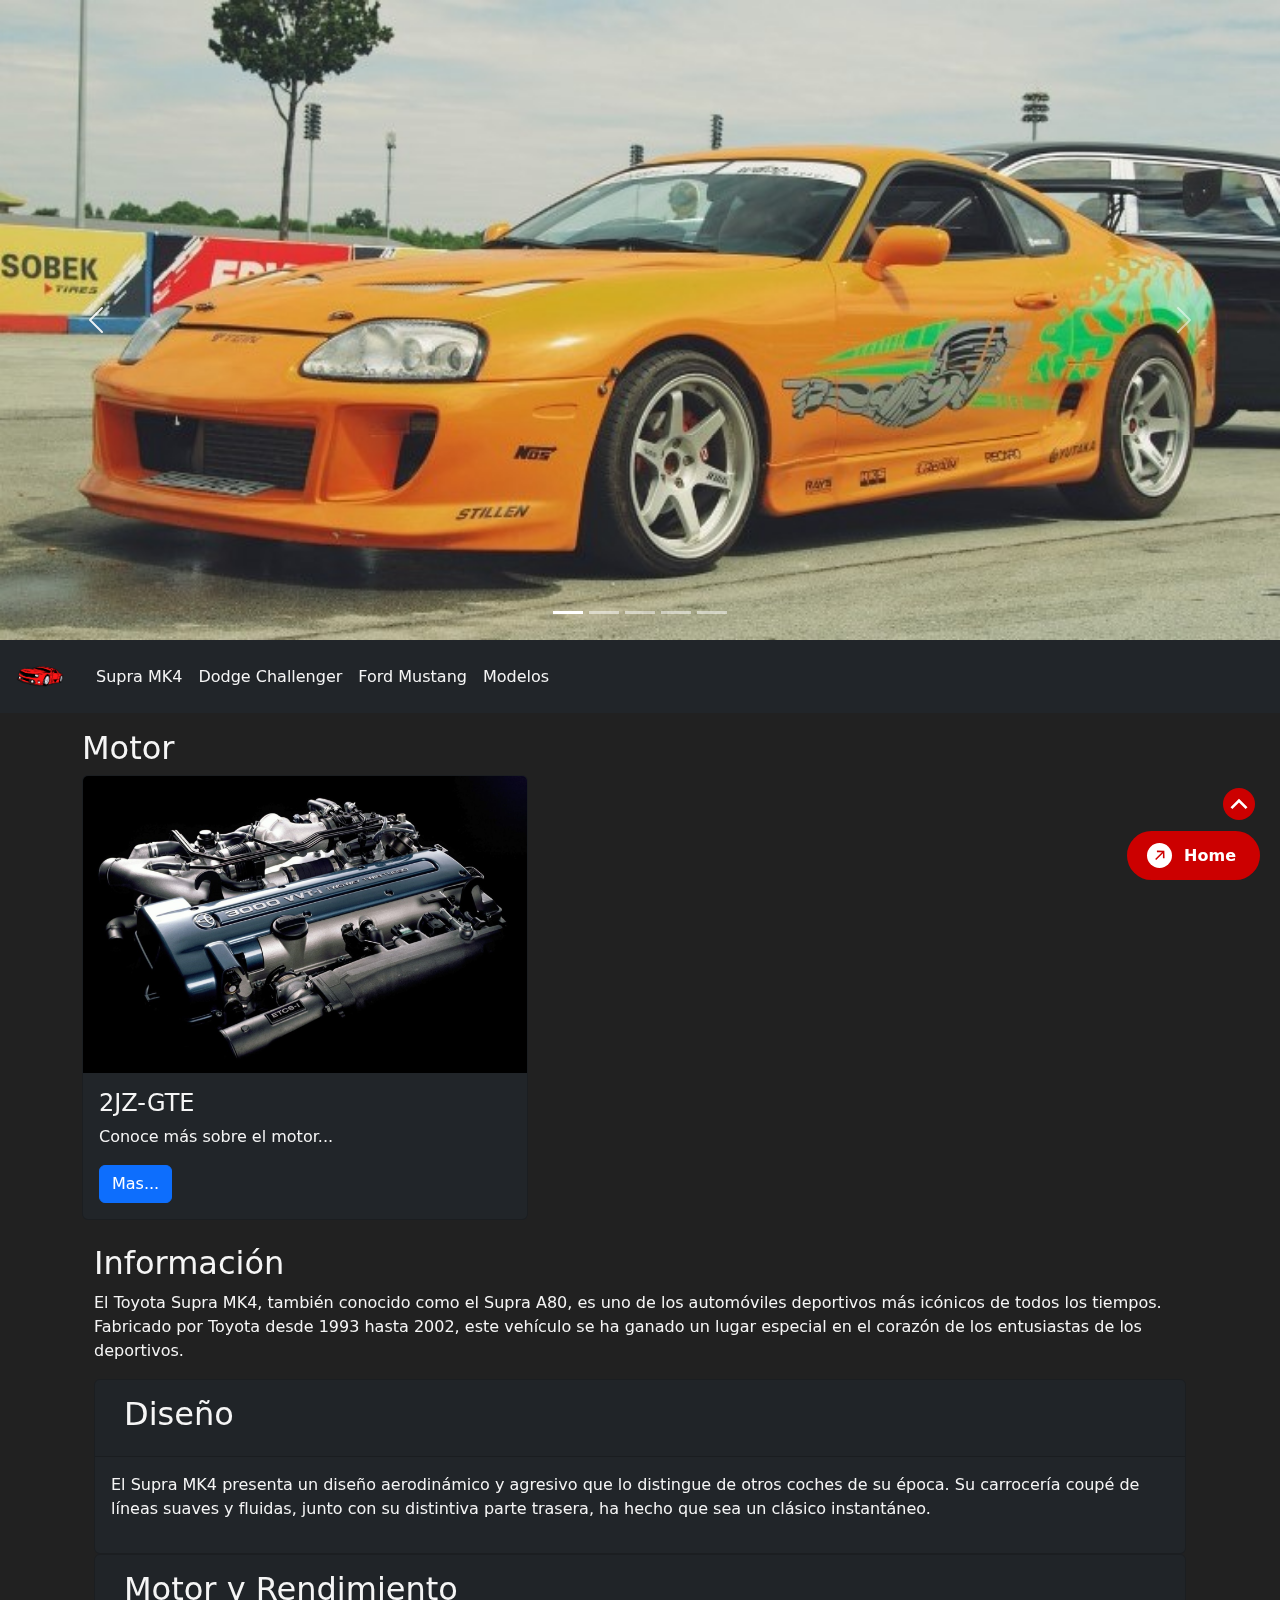
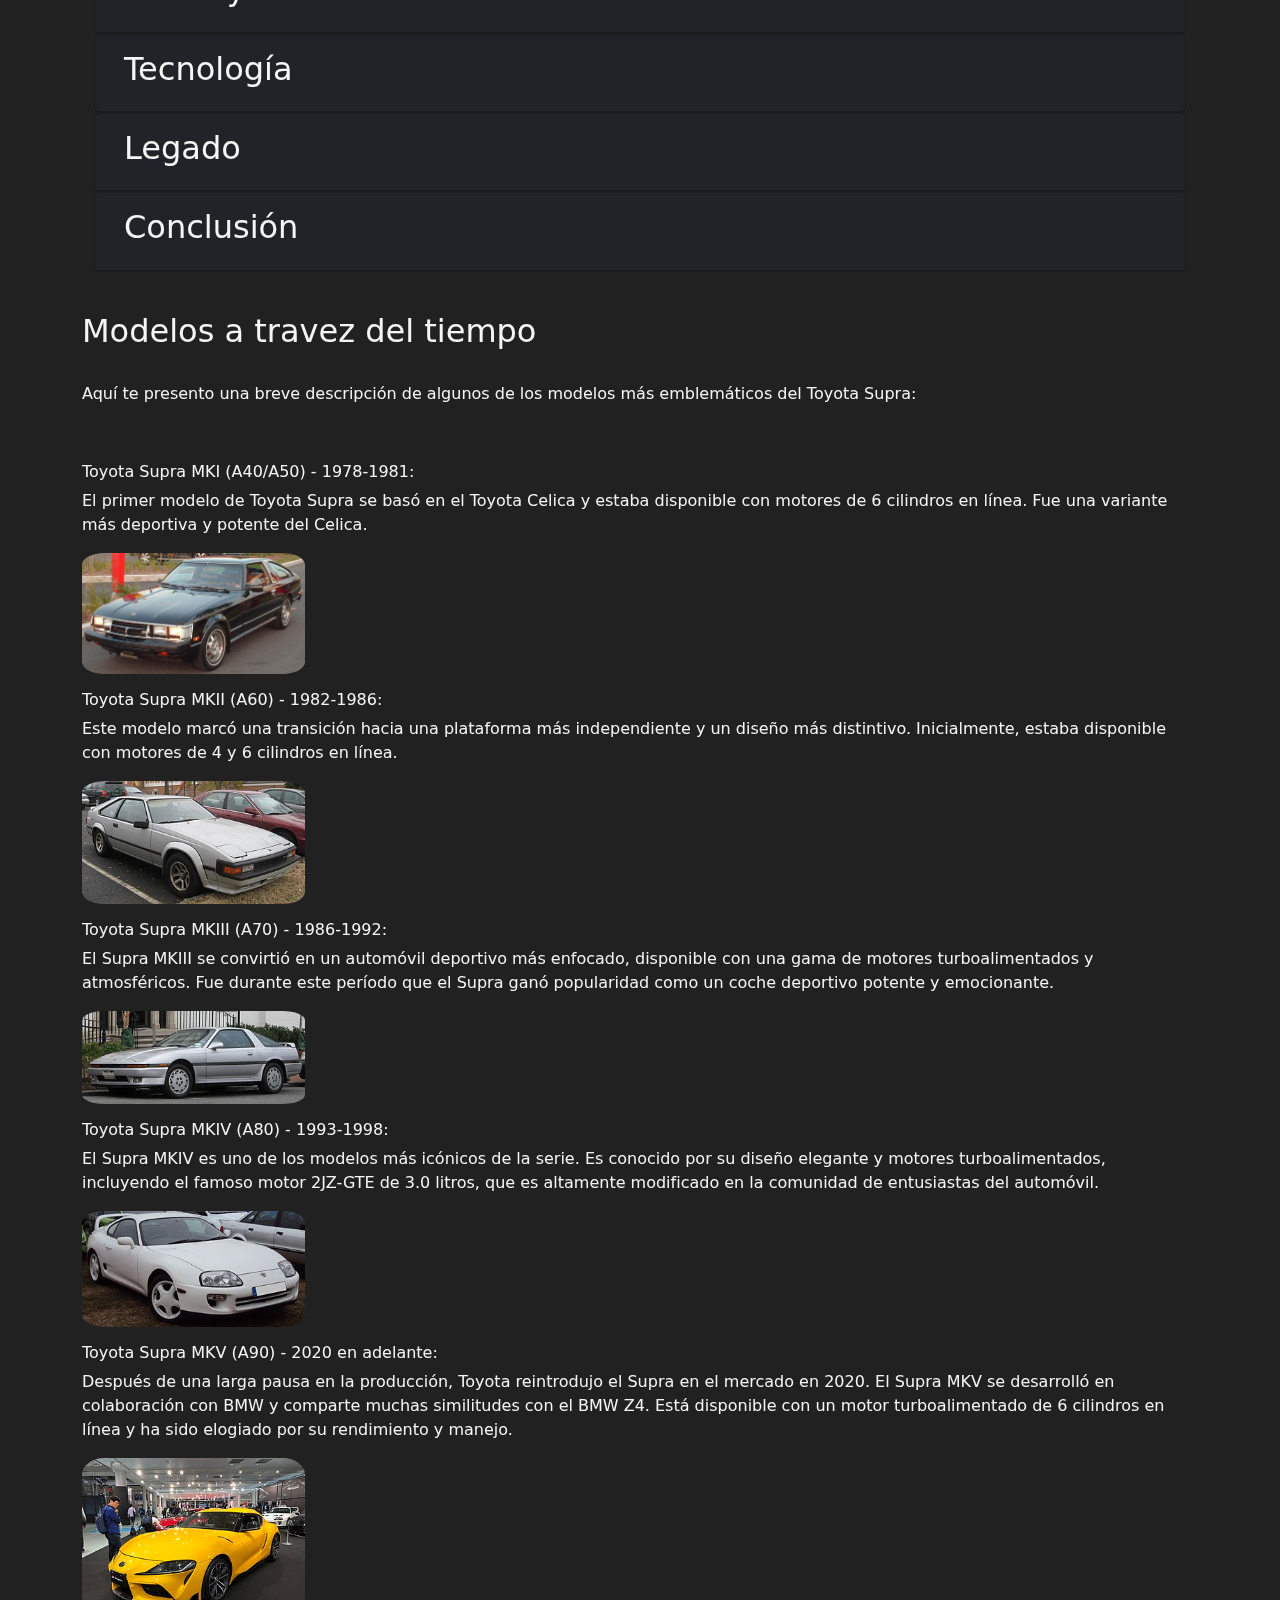
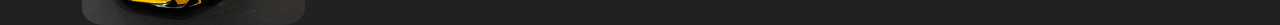
<file: index.html>
<!DOCTYPE html>
<html lang="es">
<head>
    <meta charset="UTF-8">
    <meta name="viewport" content="width=device-width, initial-scale=1.0">
    <title>Toyota Supra</title>
    <link href="bootstrap/css/bootstrap.min.css" rel="stylesheet">
    <link rel="stylesheet" href="css/style.css">
</head>
<body>

    <div class="container_fluid">

        <!-- Carousel -->
        <div id="demo" class="carousel slide" data-bs-ride="carousel">

            <!-- Indicators/dots -->
            <div class="carousel-indicators">
            <button type="button" data-bs-target="#demo" data-bs-slide-to="0" class="active"></button>
            <button type="button" data-bs-target="#demo" data-bs-slide-to="1"></button>
            <button type="button" data-bs-target="#demo" data-bs-slide-to="2"></button>
            <button type="button" data-bs-target="#demo" data-bs-slide-to="3"></button>
            <button type="button" data-bs-target="#demo" data-bs-slide-to="4"></button>
            </div>
            
            <!-- The slideshow/carousel -->
            <div class="carousel-inner">
            <div class="carousel-item active">
                <img src="img/supra1.jpg" alt="Los Angeles" class="d-block" style="width:100%">
            </div>
            <div class="carousel-item">
                <img src="img/supra2.jpg" alt="Chicago" class="d-block" style="width:100%">
            </div>
            <div class="carousel-item">
                <img src="img/supra3.jpg" alt="New York" class="d-block" style="width:100%">
            </div>
            <div class="carousel-item">
                <img src="img/supra4.jpg" alt="New York" class="d-block" style="width:100%">
            </div>
            <div class="carousel-item">
                <img src="img/supra5.jpg" alt="New York" class="d-block" style="width:100%">
            </div>
            </div>
            
            <!-- Left and right controls/icons -->
            <button class="carousel-control-prev" type="button" data-bs-target="#demo" data-bs-slide="prev">
            <span class="carousel-control-prev-icon"></span>
            </button>
            <button class="carousel-control-next" type="button" data-bs-target="#demo" data-bs-slide="next">
            <span class="carousel-control-next-icon"></span>
            </button>
        </div>

        <!-- Fin Carousel -->

        <!-- Inicio Navbar -->

        <header>
          <nav class="navbar navbar-expand-sm">
              <div class="container-fluid">
                <a class="navbar-brand" href="index.html"><img src="img/logo.jpg" alt=""></a>
                <button class="navbar-toggler" type="button" data-bs-toggle="collapse" data-bs-target="#collapsibleNavbar">
                  <span class="navbar-toggler-icon"></span>
                </button>
                <div class="collapse navbar-collapse" id="collapsibleNavbar">
                  <ul class="navbar-nav">
                    <li class="nav-item">
                      <a class="nav-link" href="index.html">Supra MK4</a>
                    </li>
                    <li class="nav-item">
                      <a class="nav-link" href="challenger.html">Dodge Challenger</a>
                    </li>
                    <li class="nav-item">
                      <a class="nav-link" href="mustang.html">Ford Mustang</a>
                    </li>  
                    <li class="nav-item">
                      <a class="nav-link" href="#modelos">Modelos</a>
                    </li>
                  </ul>
                </div>
              </div>
            </nav>
        </header>

        <!-- Fin Navbar-->

        <!-- Inicio de card -->
        <div class="container mt-3">
          <h2>Motor</h2>
          <div class="card" style="width:40%">
            <img class="card-img-top" src="img/motorsupra.jpg" alt="Card image" style="width:100%">
            <div class="card-body">
              <h4 class="card-title">2JZ-GTE</h4>
              <p class="card-text">Conoce más sobre el motor...</p>
              <button type="button" class="btn btn-primary" data-bs-toggle="modal" data-bs-target="#myModal">
                Mas...
              </button>
          </div>
        </div>
          <br>
        <!-- Final card -->

        <!--Inicio Acordeon-->
        <div class="container-fluid">
          <h2>Información</h2>
          <p>El Toyota Supra MK4, también conocido como el Supra A80, es uno de los automóviles deportivos más icónicos de todos los tiempos. Fabricado por Toyota desde 1993 hasta 2002, este vehículo se ha ganado un lugar especial en el corazón de los entusiastas de los deportivos.</p>
          <div id="accordion">
            <div class="card">
              <div class="card-header">
                <a class="btn" data-bs-toggle="collapse" href="#collapseOne">
                  <h2>Diseño</h2>
                </a>
              </div>
              <div id="collapseOne" class="collapse show" data-bs-parent="#accordion">
                <div class="card-body">
                  <p>El Supra MK4 presenta un diseño aerodinámico y agresivo que lo distingue de otros coches de su época. Su carrocería coupé de líneas suaves y fluidas, junto con su distintiva parte trasera, ha hecho que sea un clásico instantáneo.</p>
                </div>
              </div>
            </div>
            <div class="card">
              <div class="card-header">
                <a class="collapsed btn" data-bs-toggle="collapse" href="#collapseTwo">
                  <h2>Motor y Rendimiento</h2>
              </a>
              </div>
              <div id="collapseTwo" class="collapse" data-bs-parent="#accordion">
                <div class="card-body">
                  <p>El corazón del Toyota Supra MK4 es su motor 2JZ-GTE, un seis cilindros en línea sobrealimentado que genera una potencia impresionante. Con una potencia de alrededor de 320 caballos de fuerza, este motor era capaz de acelerar de 0 a 100 km/h en menos de 5 segundos, convirtiéndolo en un verdadero cohete en la carretera.</p>
                </div>
              </div>
            </div>
            <div class="card">
              <div class="card-header">
                <a class="collapsed btn" data-bs-toggle="collapse" href="#collapseThree">
                  <h2>Tecnología</h2>
                </a>
              </div>
              <div id="collapseThree" class="collapse" data-bs-parent="#accordion">
                <div class="card-body">
                  <p>A pesar de su enfoque en el rendimiento, el Supra MK4 también ofrecía características tecnológicas avanzadas para su época, incluyendo un sistema de control de tracción, frenos ABS y una suspensión ajustable que permitía a los conductores personalizar su experiencia de manejo.</p>
                </div>
              </div>
            </div>
            <div class="card">
              <div class="card-header">
                <a class="collapsed btn" data-bs-toggle="collapse" href="#collapseFour">
                  <h2>Legado</h2>
                </a>
              </div>
              <div id="collapseFour" class="collapse" data-bs-parent="#accordion">
                <div class="card-body">
                  <p>El Toyota Supra MK4 sigue siendo altamente valorado por los entusiastas de los automóviles deportivos y es un icono en la cultura automovilística. Su legado perdura en la serie de Supra de Toyota, incluyendo el Supra A90, que retoma el nombre y el espíritu del MK4 en la era moderna.</p>
                </div>
              </div>
            </div>
            <div class="card">
              <div class="card-header">
                <a class="collapsed btn" data-bs-toggle="collapse" href="#collapseFive">
                  <h2>Conclusión</h2>
                </a>
              </div>
              <div id="collapseFive" class="collapse" data-bs-parent="#accordion">
                <div class="card-body">
                  <p>El Toyota Supra MK4 es un automóvil que ha dejado una huella indeleble en la industria automotriz. Su diseño atemporal, su potencia impresionante y su estatus de culto entre los fanáticos lo convierten en un vehículo verdaderamente legendario.</p>
                </div>
              </div>
            </div>
          </div>
        </div>
        <br>
        <!--Final Acordeon-->

        <!--Inicio Modal-->
        <div class="container mt-3">
        </div>
        <!-- The Modal -->
        <div class="modal" id="myModal">
          <div class="modal-dialog modal-fullscreen-xl-down">
            <div class="modal-content">
            
              <!-- Modal Header -->
              <div class="modal-header">
                <h4 class="modal-title">Motor</h4>
                <button type="button" class="btn-close" data-bs-dismiss="modal"></button>
              </div>
            
              <!-- Modal body -->
              <div class="modal-body">
                El motor del Toyota Supra MK4, conocido como el 2JZ-GTE, es un motor de seis cilindros en línea de 3.0 litros que ofrece alrededor de 320 caballos de fuerza y 315 lb-pie de torque. Utiliza un sistema de sobrealimentación con turbocompresores secuenciales para una entrega de potencia suave y lineal. Se puede encontrar con una transmisión manual de 6 velocidades o una automática de 4 velocidades, y tiene tracción trasera. Esto le permite acelerar de 0 a 60 mph en aproximadamente 4.6 segundos y alcanzar una velocidad máxima de alrededor de 155 mph. El 2JZ-GTE es conocido por su potencia y capacidad de modificación, lo que lo convierte en un motor icónico en la comunidad de automóviles deportivos.
              </div>
            
              <!-- Modal footer -->
              <div class="modal-footer">
                <button type="button" class="btn btn-danger" data-bs-dismiss="modal">Close</button>
              </div>
            
            </div>
          </div>
        </div>
        <!--Fin Modal-->

        <!-- Inicio Scroll -->
        <a id="scroll-up" class="scroll-up" href="#">
          <svg viewBox="0 0 24 24" xmlns="http://www.w3.org/2000/svg">
            <path d="M0 0h24v24H0z" fill="none"></path>
            <path fill="rgba(255,255,255,1)" d="M11.9997 10.8284L7.04996 15.7782L5.63574 14.364L11.9997 8L18.3637 14.364L16.9495 15.7782L11.9997 10.8284Z">
            </path>
          </svg>
        </a>
        <!-- Final Scroll -->

        <!-- Inicio Botón -->
        <div class="offcanvas offcanvas-start text-bg-dark" id="demo2">
          <div class="offcanvas-header">
            <h1 class="offcanvas-title"><img src="img/logo.jpg" alt="">Home</h1>
            <button type="button" class="btn-close btn-close-white" data-bs-dismiss="offcanvas"></button>
          </div>
          <div class="offcanvas-body">
            <a class="nav-link" href="index.html">Supra MK4</a>
            <hr>
            <a class="nav-link" href="challenger.html">Dodge Challenger</a>
            <hr>
            <a class="nav-link" href="mustang.html">Ford Mustang</a>
          </div>
        </div>
        <a style="--clr: #cc0000" class="button" type="button" data-bs-toggle="offcanvas" data-bs-target="#demo2">
          <span class="button__icon-wrapper">
              <svg width="10" class="button__icon-svg" xmlns="http://www.w3.org/2000/svg" fill="none" viewBox="0 0 14 15">
                  <path fill="currentColor" d="M13.376 11.552l-.264-10.44-10.44-.24.024 2.28 6.96-.048L.2 12.56l1.488 1.488 9.432-9.432-.048 6.912 2.304.024z"></path>
              </svg>
              
              <svg class="button__icon-svg  button__icon-svg--copy" xmlns="http://www.w3.org/2000/svg" width="10" fill="none" viewBox="0 0 14 15">
                  <path fill="currentColor" d="M13.376 11.552l-.264-10.44-10.44-.24.024 2.28 6.96-.048L.2 12.56l1.488 1.488 9.432-9.432-.048 6.912 2.304.024z"></path>
              </svg>
          </span>
          Home
        </a>
        <!-- Final Botón -->

        <!-- Inicio Scrollspy -->
        <div class="modelos" id="modelos">
          <h2>Modelos a travez del tiempo</h2>
          <br>
          <p>Aquí te presento una breve descripción de algunos de los modelos más emblemáticos del Toyota Supra:</p>
          <br>
          <p><h6>Toyota Supra MKI (A40/A50) - 1978-1981:</h6> El primer modelo de Toyota Supra se basó en el Toyota Celica y estaba disponible con motores de 6 cilindros en línea. Fue una variante más deportiva y potente del Celica.</p>
          <img src="img/SupraMKI.jpg" alt="" width="20%">
          <br>
          <p><h6>Toyota Supra MKII (A60) - 1982-1986:</h6> Este modelo marcó una transición hacia una plataforma más independiente y un diseño más distintivo. Inicialmente, estaba disponible con motores de 4 y 6 cilindros en línea.</p>
          <img src="img/SupraMKII.jpg" alt="" width="20%">
          <br>
          <p><h6>Toyota Supra MKIII (A70) - 1986-1992:</h6> El Supra MKIII se convirtió en un automóvil deportivo más enfocado, disponible con una gama de motores turboalimentados y atmosféricos. Fue durante este período que el Supra ganó popularidad como un coche deportivo potente y emocionante.</p>
          <img src="img/SupraMKIII.jpg" alt="" width="20%">
          <br>
          <p><h6>Toyota Supra MKIV (A80) - 1993-1998:</h6> El Supra MKIV es uno de los modelos más icónicos de la serie. Es conocido por su diseño elegante y motores turboalimentados, incluyendo el famoso motor 2JZ-GTE de 3.0 litros, que es altamente modificado en la comunidad de entusiastas del automóvil.</p>
          <img src="img/SupraMKIV.jpeg" alt="" width="20%">
          <br>
          <p><h6>Toyota Supra MKV (A90) - 2020 en adelante:</h6> Después de una larga pausa en la producción, Toyota reintrodujo el Supra en el mercado en 2020. El Supra MKV se desarrolló en colaboración con BMW y comparte muchas similitudes con el BMW Z4. Está disponible con un motor turboalimentado de 6 cilindros en línea y ha sido elogiado por su rendimiento y manejo.</p>
          <img src="img/SupraMKV.jpg" alt="" width="20%">
          <br>
        </div>
        <!-- Fin Scrollspy -->
      </div>      
      <script src="bootstrap/js/bootstrap.bundle.min.js"></script>
</body>
</html>
</file>
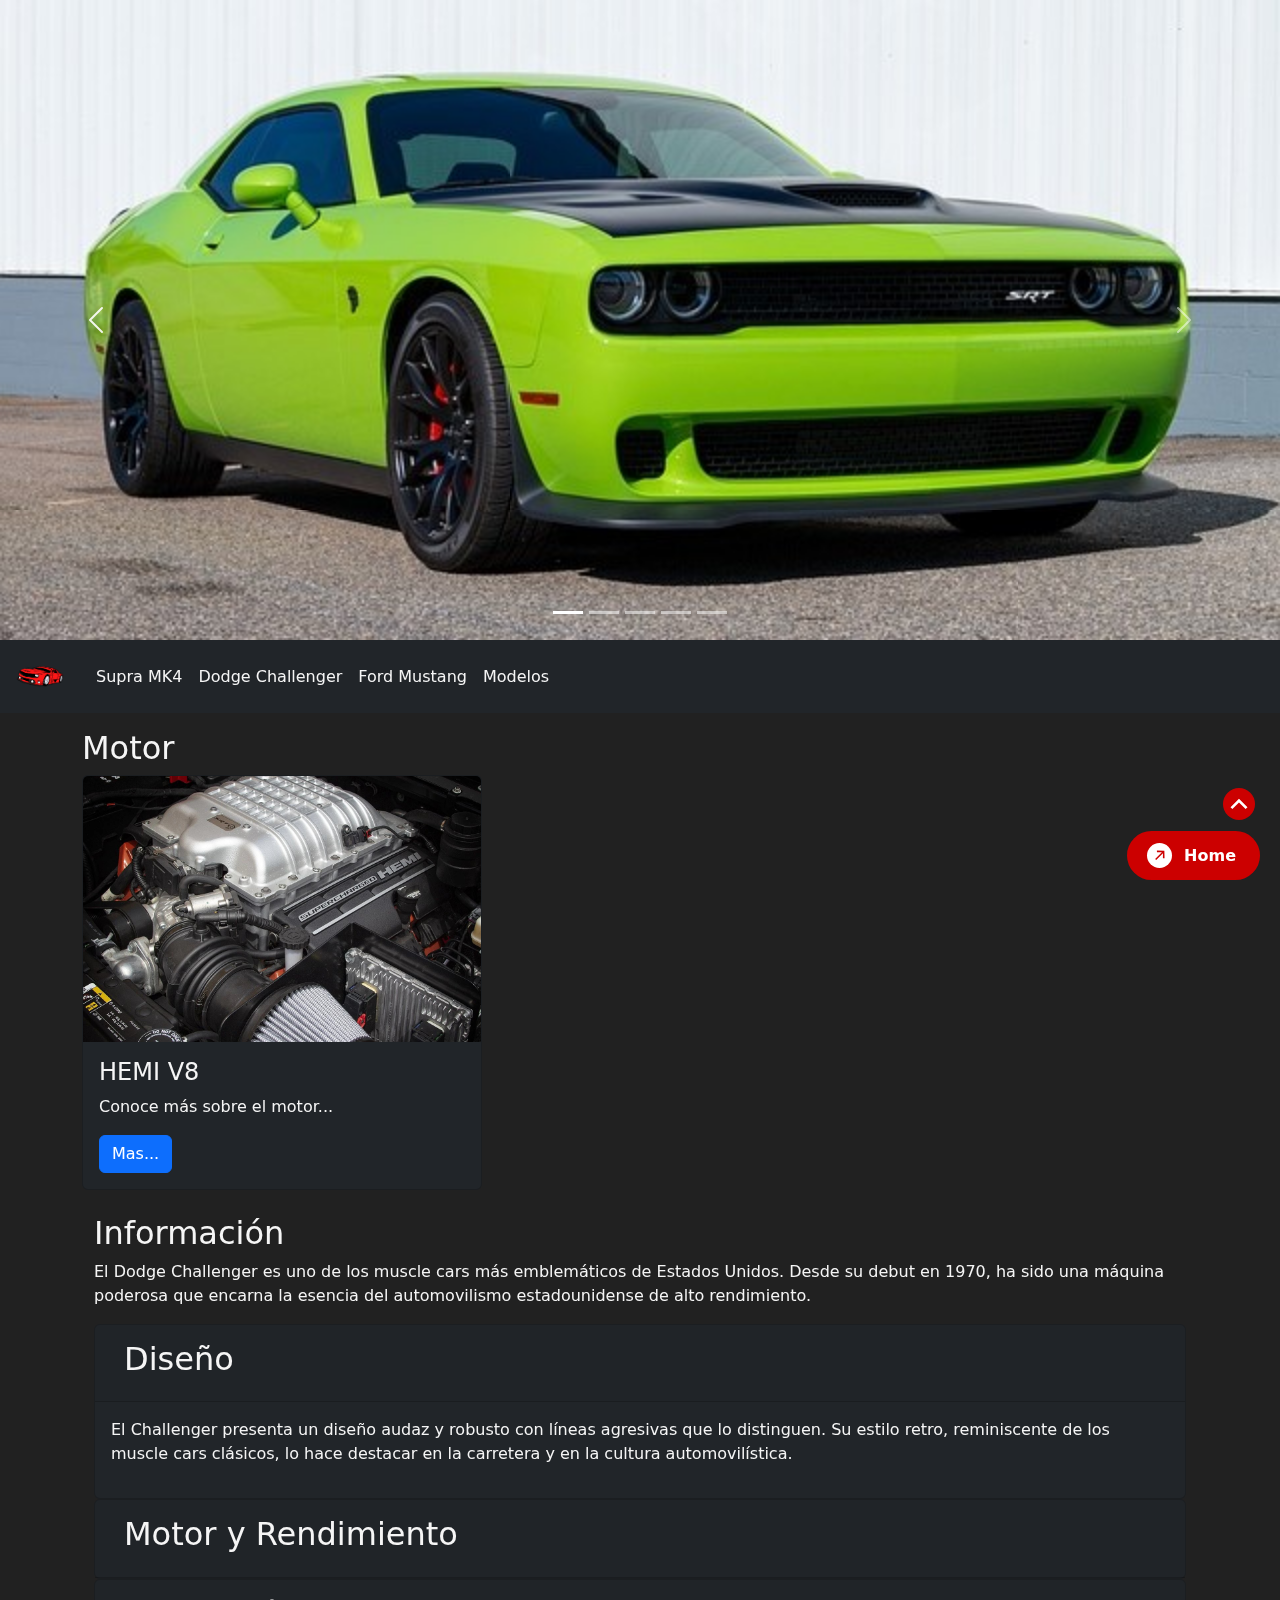
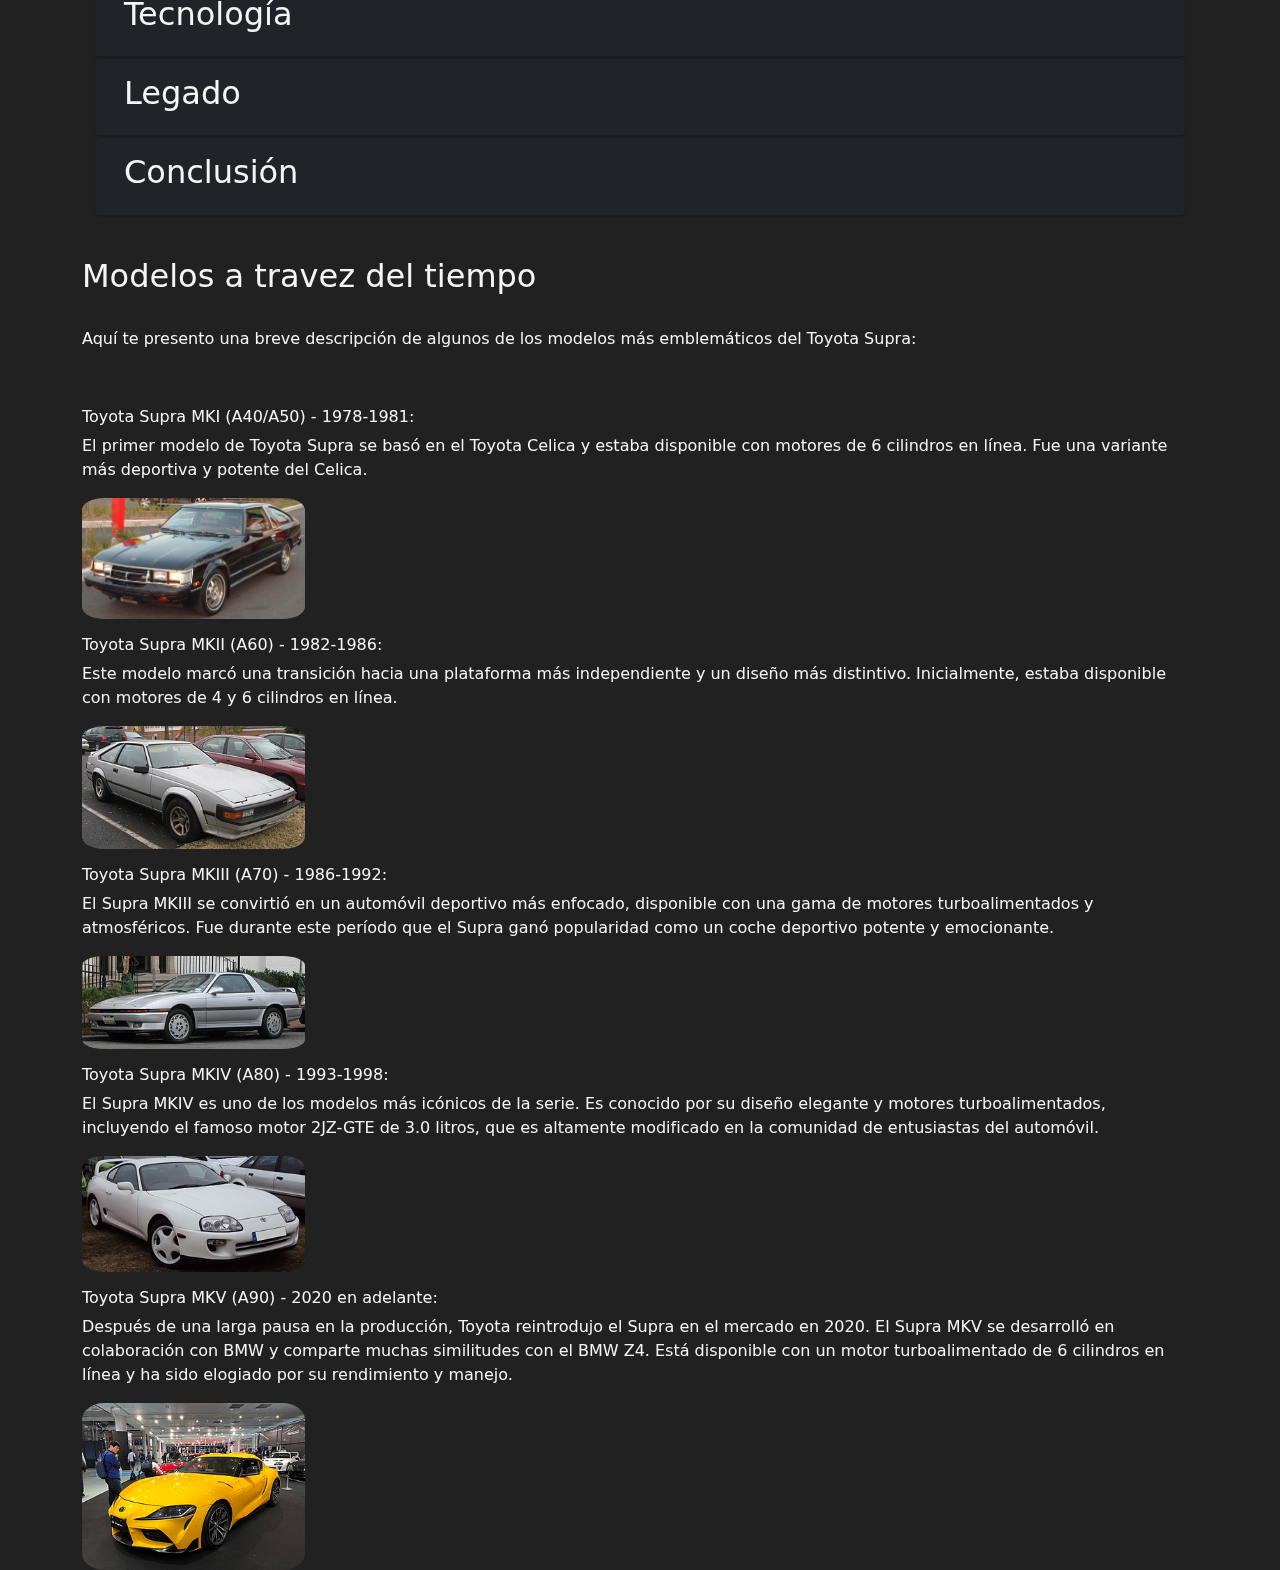
<file: challenger.html>
<!DOCTYPE html>
<html lang="es">
<head>
    <meta charset="UTF-8">
    <meta name="viewport" content="width=device-width, initial-scale=1.0">
    <title>Dodge Challenger</title>
    <link href="bootstrap/css/bootstrap.min.css" rel="stylesheet" >
    <link rel="stylesheet" href="css/style.css">
</head>
<body>
  
  <div class="offcanvas offcanvas-start text-bg-dark" id="demo">
    <div class="offcanvas-header">
      <h1 class="offcanvas-title"><img src="img/logo.jpg" alt="">Home</h1>
      <button type="button" class="btn-close btn-close-white" data-bs-dismiss="offcanvas"></button>
    </div>
    <div class="offcanvas-body">
      <a class="nav-link" href="index.html">Supra MK4</a>
      <hr>
      <a class="nav-link" href="challenger.html">Dodge Challenger</a>
      <hr>
      <a class="nav-link" href="mustang.html">Ford Mustang</a>
    </div>
  </div>

    <div class="container_fluid">

        <!-- Carousel -->
        <div id="demo" class="carousel slide" data-bs-ride="carousel">

            <!-- Indicators/dots -->
            <div class="carousel-indicators">
            <button type="button" data-bs-target="#demo" data-bs-slide-to="0" class="active"></button>
            <button type="button" data-bs-target="#demo" data-bs-slide-to="1"></button>
            <button type="button" data-bs-target="#demo" data-bs-slide-to="2"></button>
            <button type="button" data-bs-target="#demo" data-bs-slide-to="3"></button>
            <button type="button" data-bs-target="#demo" data-bs-slide-to="4"></button>
            </div>
            
            <!-- The slideshow/carousel -->
            <div class="carousel-inner">
            <div class="carousel-item active">
                <img src="img/dodge1.jpg" alt="Los Angeles" class="d-block" style="width:100%">
            </div>
            <div class="carousel-item">
                <img src="img/dodge2.jpg" alt="Chicago" class="d-block" style="width:100%">
            </div>
            <div class="carousel-item">
                <img src="img/dodge3.jpg" alt="New York" class="d-block" style="width:100%">
            </div>
            <div class="carousel-item">
              <img src="img/dodge4.jpg" alt="New York" class="d-block" style="width:100%">
            </div>
            <div class="carousel-item">
              <img src="img/dodge5.jpg" alt="New York" class="d-block" style="width:100%">
            </div>
            </div>
            
            <!-- Left and right controls/icons -->
            <button class="carousel-control-prev" type="button" data-bs-target="#demo" data-bs-slide="prev">
            <span class="carousel-control-prev-icon"></span>
            </button>
            <button class="carousel-control-next" type="button" data-bs-target="#demo" data-bs-slide="next">
            <span class="carousel-control-next-icon"></span>
            </button>
        </div>

        <!-- Fin Carousel -->

        <!-- Inicio Navbar -->

        <header>
          <nav class="navbar navbar-expand-sm">
              <div class="container-fluid">
                <a class="navbar-brand" href="index.html"><img src="img/logo.jpg" alt=""></a>
                <button class="navbar-toggler" type="button" data-bs-toggle="collapse" data-bs-target="#collapsibleNavbar">
                  <span class="navbar-toggler-icon"></span>
                </button>
                <div class="collapse navbar-collapse" id="collapsibleNavbar">
                  <ul class="navbar-nav">
                    <li class="nav-item">
                      <a class="nav-link" href="index.html">Supra MK4</a>
                    </li>
                    <li class="nav-item">
                      <a class="nav-link" href="challenger.html">Dodge Challenger</a>
                    </li>
                    <li class="nav-item">
                      <a class="nav-link" href="mustang.html">Ford Mustang</a>
                    </li>
                    <li class="nav-item">
                      <a class="nav-link" href="#modelos">Modelos</a>
                    </li>  
                  </ul>
                </div>
              </div>
            </nav>
        </header>

        <!-- Fin Navbar-->

        <!-- Inicio de card -->
        <div class="container mt-3">
          <h2>Motor</h2>
          <div class="card" style="width:400px">
            <img class="card-img-top" src="img/motordodge.jpg" alt="Card image" style="width:100%">
            <div class="card-body">
              <h4 class="card-title">HEMI V8</h4>
              <p class="card-text">Conoce más sobre el motor...</p>
              <button type="button" class="btn btn-primary" data-bs-toggle="modal" data-bs-target="#myModal">
                Mas...
              </button>
          </div>
        </div>
          <br>
        <!-- Final card -->

        <!--Inicio Acordeon-->
        <div class="container-fluid">
          <h2>Información</h2>
          <p>El Dodge Challenger es uno de los muscle cars más emblemáticos de Estados Unidos. Desde su debut en 1970, ha sido una máquina poderosa que encarna la esencia del automovilismo estadounidense de alto rendimiento.</p>
          <div id="accordion">
            <div class="card">
              <div class="card-header">
                <a class="btn" data-bs-toggle="collapse" href="#collapseOne">
                  <h2>Diseño</h2>
                </a>
              </div>
              <div id="collapseOne" class="collapse show" data-bs-parent="#accordion">
                <div class="card-body">
                  <p>El Challenger presenta un diseño audaz y robusto con líneas agresivas que lo distinguen. Su estilo retro, reminiscente de los muscle cars clásicos, lo hace destacar en la carretera y en la cultura automovilística.</p>
                </div>
              </div>
            </div>
            <div class="card">
              <div class="card-header">
                <a class="collapsed btn" data-bs-toggle="collapse" href="#collapseTwo">
                  <h2>Motor y Rendimiento</h2>
              </a>
              </div>
              <div id="collapseTwo" class="collapse" data-bs-parent="#accordion">
                <div class="card-body">
                  <p>El corazón del Dodge Challenger es su motor V8, que ofrece una potencia impresionante. Con opciones que van desde motores más moderados hasta variantes Hellcat con más de 700 caballos de fuerza, el Challenger garantiza una experiencia de conducción emocionante y llena de adrenalina.</p>
                </div>
              </div>
            </div>
            <div class="card">
              <div class="card-header">
                <a class="collapsed btn" data-bs-toggle="collapse" href="#collapseThree">
                  <h2>Tecnología</h2>
                </a>
              </div>
              <div id="collapseThree" class="collapse" data-bs-parent="#accordion">
                <div class="card-body">
                  <p>A pesar de su enfoque en la potencia bruta, el Challenger también incorpora tecnología moderna, como sistemas de infoentretenimiento avanzados, control de tracción y frenos de alto rendimiento que mejoran su capacidad de manejo.</p>
                </div>
              </div>
            </div>
            <div class="card">
              <div class="card-header">
                <a class="collapsed btn" data-bs-toggle="collapse" href="#collapseFour">
                  <h2>Legado</h2>
                </a>
              </div>
              <div id="collapseFour" class="collapse" data-bs-parent="#accordion">
                <div class="card-body">
                  <p>El Dodge Challenger ha dejado una huella indeleble en la historia de los muscle cars y sigue siendo una opción popular entre los entusiastas de los autos de alto rendimiento. Su legado continúa con modelos modernos que capturan la esencia del Challenger original.</p>
                </div>
              </div>
            </div>
            <div class="card">
              <div class="card-header">
                <a class="collapsed btn" data-bs-toggle="collapse" href="#collapseFive">
                  <h2>Conclusión</h2>
                </a>
              </div>
              <div id="collapseFive" class="collapse" data-bs-parent="#accordion">
                <div class="card-body">
                  <p>El Dodge Challenger es un símbolo del poder y el rendimiento americano en cuatro ruedas. Su diseño llamativo y su potente motor lo convierten en un automóvil icónico en la cultura automovilística de Estados Unidos.</p>
                </div>
              </div>
            </div>
          </div>
        </div>
        <br>
        <!--Final Acordeon-->

        <!--Inicio Modal-->
        <div class="container mt-3">
        </div>
        <!-- The Modal -->
        <div class="modal" id="myModal">
          <div class="modal-dialog modal-fullscreen-xl-down">
            <div class="modal-content">
            
              <!-- Modal Header -->
              <div class="modal-header">
                <h4 class="modal-title">Motor</h4>
                <button type="button" class="btn-close" data-bs-dismiss="modal"></button>
              </div>
            
              <!-- Modal body -->
              <div class="modal-body">
                El motor HEMI más potente es el 6.2 litros supercargado V8 que se encuentra en el Challenger SRT Hellcat, produciendo alrededor de 717 caballos de fuerza y 656 lb-pie de torque. También hay versiones más potentes, como el Challenger SRT Hellcat Redeye, con hasta 797 caballos de fuerza. Estos motores proporcionan un rendimiento impresionante y una experiencia de conducción emocionante.
              </div>
            
              <!-- Modal footer -->
              <div class="modal-footer">
                <button type="button" class="btn btn-danger" data-bs-dismiss="modal">Close</button>
              </div>
            
            </div>
          </div>
        </div>
        <!--Fin Modal-->
      
        <!-- Inicio Scroll -->
        <a id="scroll-up" class="scroll-up" href="#">
          <svg viewBox="0 0 24 24" xmlns="http://www.w3.org/2000/svg">
            <path d="M0 0h24v24H0z" fill="none"></path>
            <path fill="rgba(255,255,255,1)" d="M11.9997 10.8284L7.04996 15.7782L5.63574 14.364L11.9997 8L18.3637 14.364L16.9495 15.7782L11.9997 10.8284Z">
            </path>
          </svg>
        </a>
        <!-- Final Scroll -->

        <!-- Inicio Botón -->

        <a style="--clr: #cc0000" class="button" type="button" data-bs-toggle="offcanvas" data-bs-target="#demo">
          <span class="button__icon-wrapper">
              <svg width="10" class="button__icon-svg" xmlns="http://www.w3.org/2000/svg" fill="none" viewBox="0 0 14 15">
                  <path fill="currentColor" d="M13.376 11.552l-.264-10.44-10.44-.24.024 2.28 6.96-.048L.2 12.56l1.488 1.488 9.432-9.432-.048 6.912 2.304.024z"></path>
              </svg>

              <svg class="button__icon-svg  button__icon-svg--copy" xmlns="http://www.w3.org/2000/svg" width="10" fill="none" viewBox="0 0 14 15">
                  <path fill="currentColor" d="M13.376 11.552l-.264-10.44-10.44-.24.024 2.28 6.96-.048L.2 12.56l1.488 1.488 9.432-9.432-.048 6.912 2.304.024z"></path>
              </svg>
          </span>
          Home
        </a>

        <!-- Final Botón -->
        <!-- Inicio Scrollspy -->
        <div class="modelos" id="modelos">
          <h2>Modelos a travez del tiempo</h2>
          <br>
          <p>Aquí te presento una breve descripción de algunos de los modelos más emblemáticos del Toyota Supra:</p>
          <br>
          <p><h6>Toyota Supra MKI (A40/A50) - 1978-1981:</h6> El primer modelo de Toyota Supra se basó en el Toyota Celica y estaba disponible con motores de 6 cilindros en línea. Fue una variante más deportiva y potente del Celica.</p>
          <img src="img/SupraMKI.jpg" alt="" width="20%">
          <br>
          <p><h6>Toyota Supra MKII (A60) - 1982-1986:</h6> Este modelo marcó una transición hacia una plataforma más independiente y un diseño más distintivo. Inicialmente, estaba disponible con motores de 4 y 6 cilindros en línea.</p>
          <img src="img/SupraMKII.jpg" alt="" width="20%">
          <br>
          <p><h6>Toyota Supra MKIII (A70) - 1986-1992:</h6> El Supra MKIII se convirtió en un automóvil deportivo más enfocado, disponible con una gama de motores turboalimentados y atmosféricos. Fue durante este período que el Supra ganó popularidad como un coche deportivo potente y emocionante.</p>
          <img src="img/SupraMKIII.jpg" alt="" width="20%">
          <br>
          <p><h6>Toyota Supra MKIV (A80) - 1993-1998:</h6> El Supra MKIV es uno de los modelos más icónicos de la serie. Es conocido por su diseño elegante y motores turboalimentados, incluyendo el famoso motor 2JZ-GTE de 3.0 litros, que es altamente modificado en la comunidad de entusiastas del automóvil.</p>
          <img src="img/SupraMKIV.jpeg" alt="" width="20%">
          <br>
          <p><h6>Toyota Supra MKV (A90) - 2020 en adelante:</h6> Después de una larga pausa en la producción, Toyota reintrodujo el Supra en el mercado en 2020. El Supra MKV se desarrolló en colaboración con BMW y comparte muchas similitudes con el BMW Z4. Está disponible con un motor turboalimentado de 6 cilindros en línea y ha sido elogiado por su rendimiento y manejo.</p>
          <img src="img/SupraMKV.jpg" alt="" width="20%">
          <br>
        </div>
        <!-- Fin Scrollspy -->
        </div>      
    <script src="bootstrap/js/bootstrap.bundle.min.js" ></script>
</body>
</html>
</file>
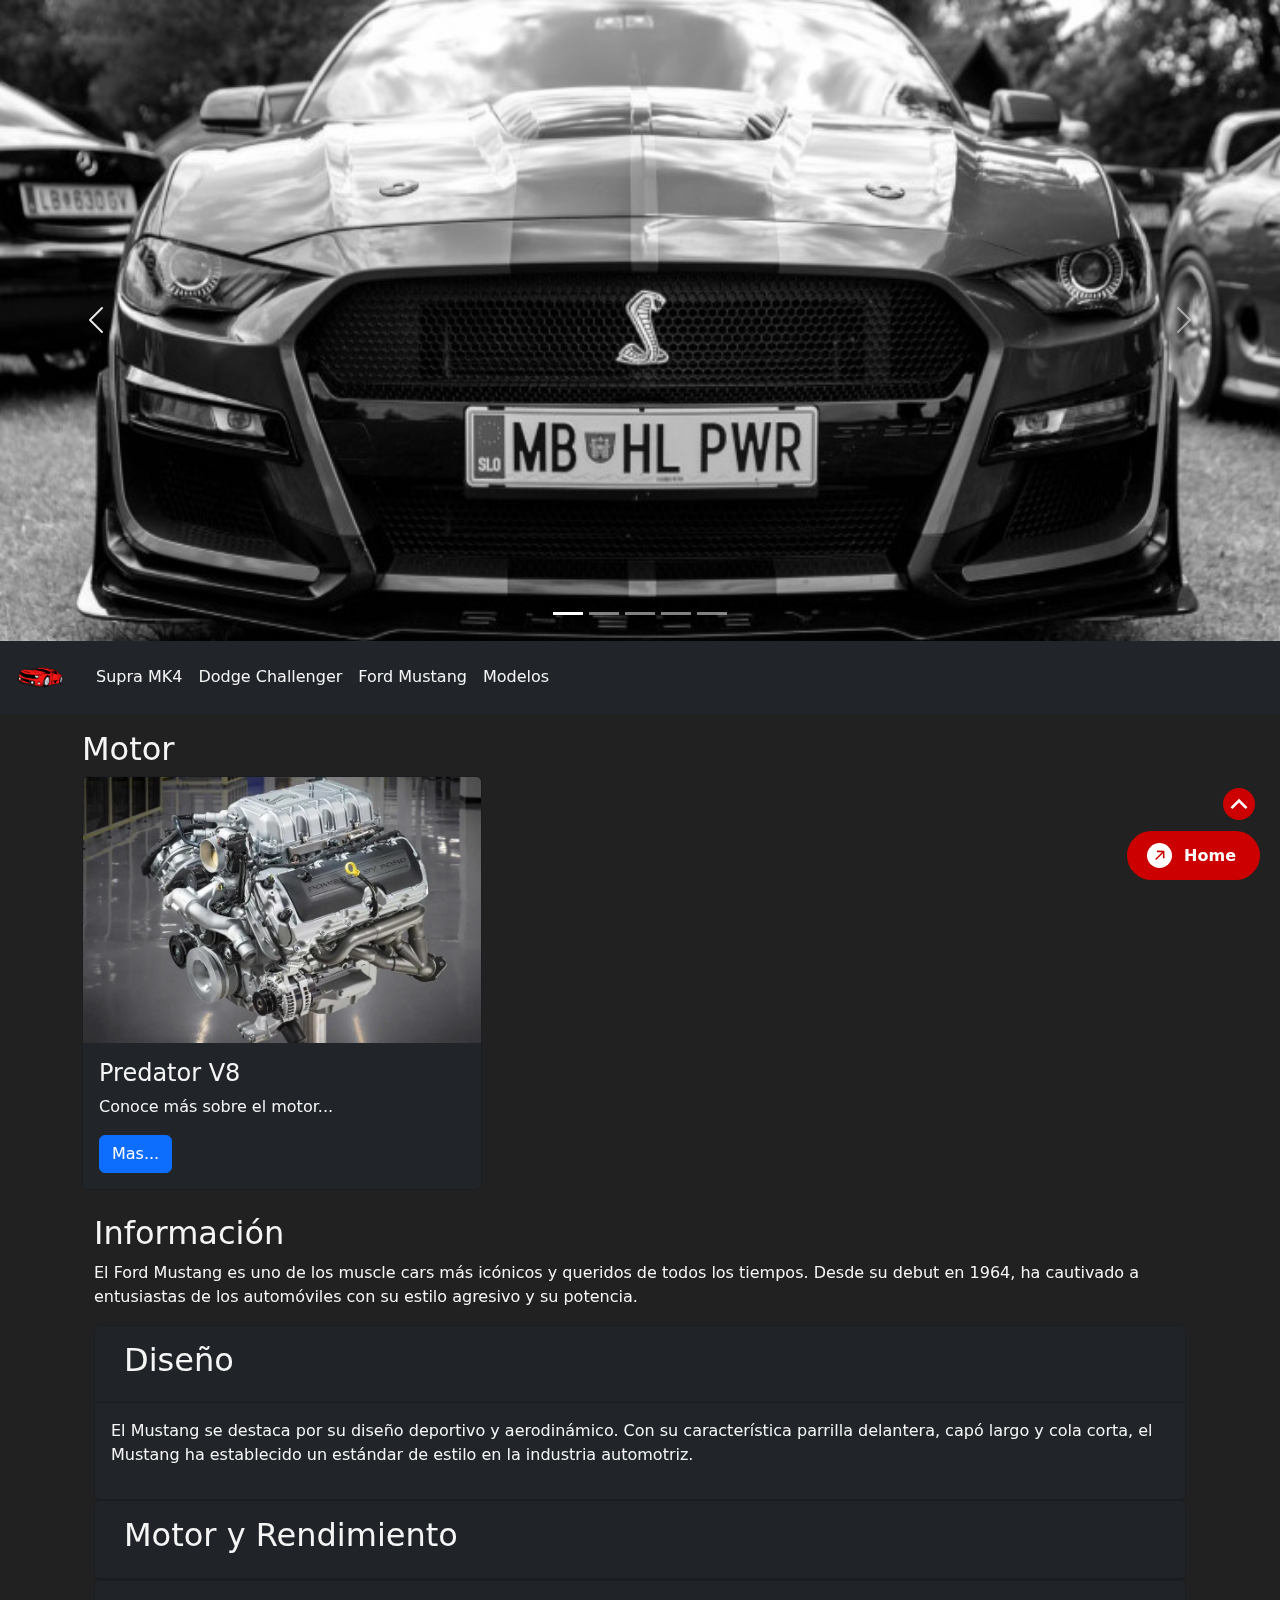
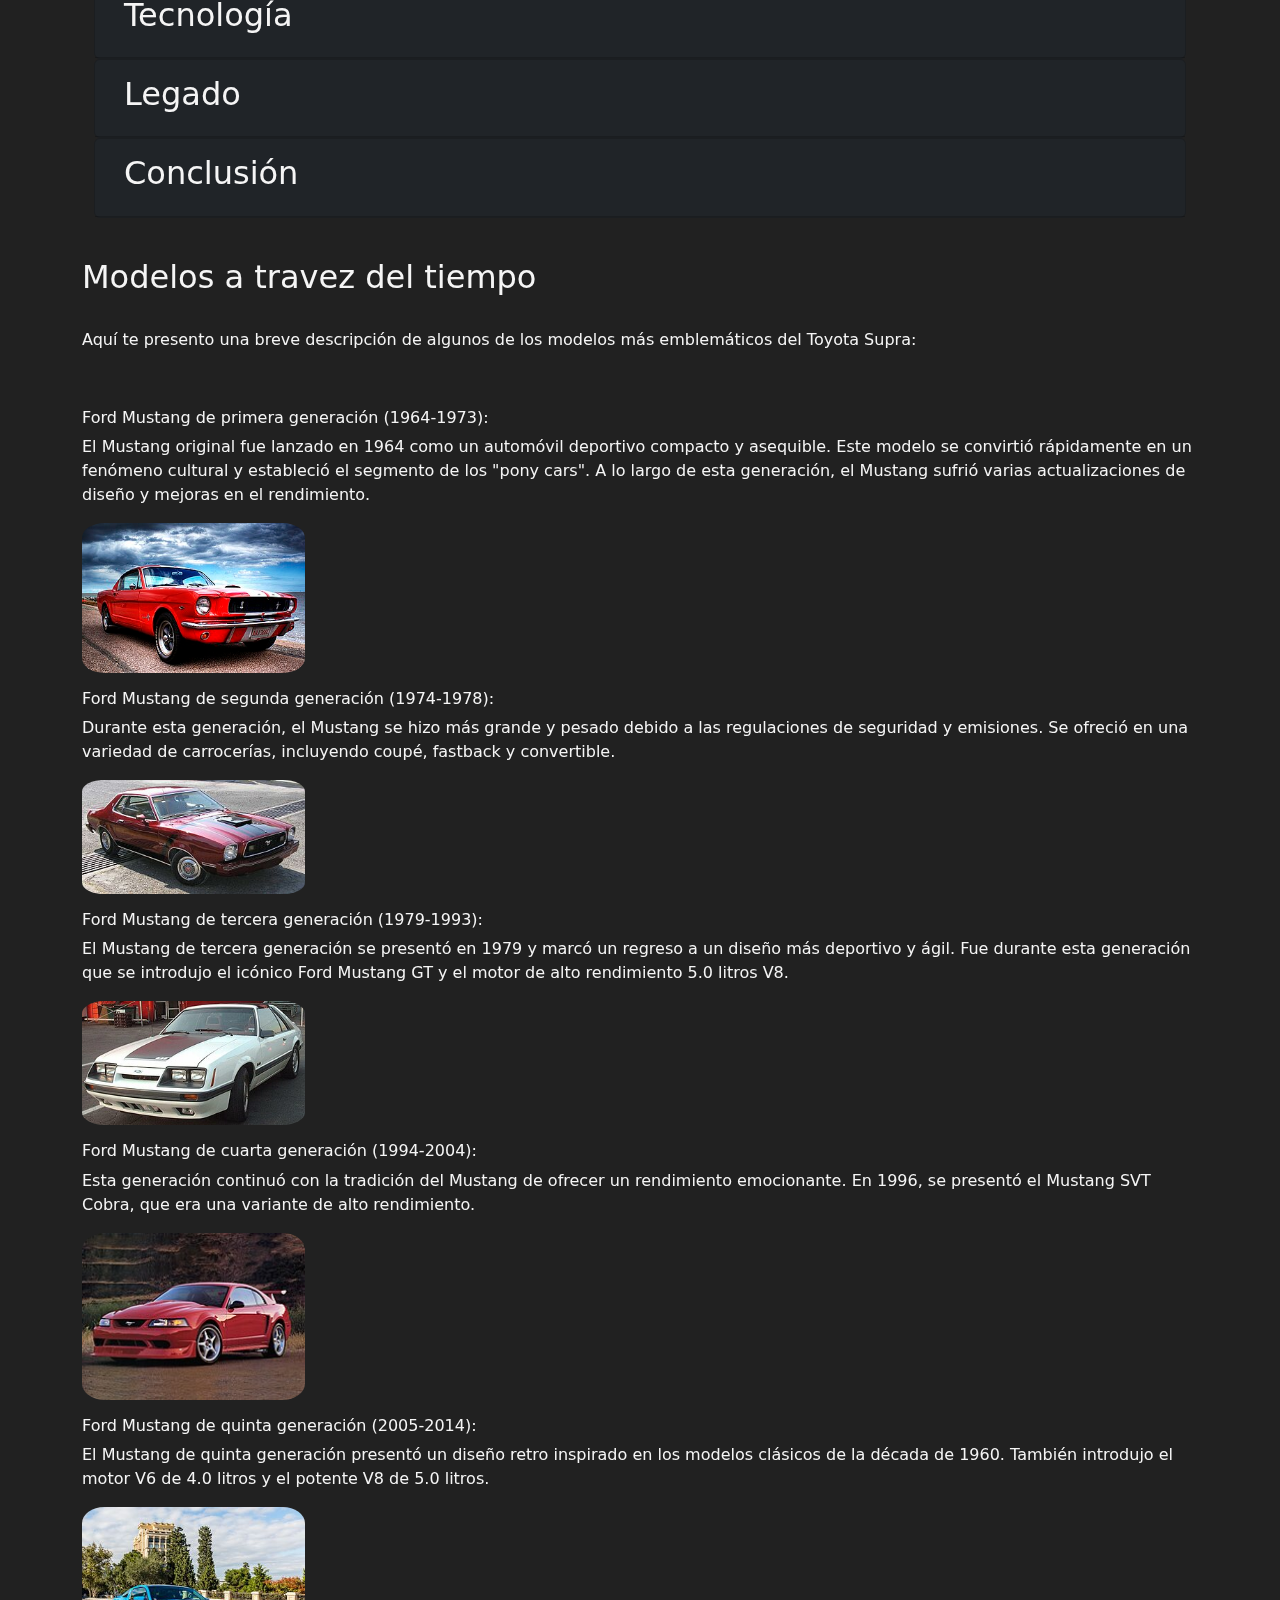
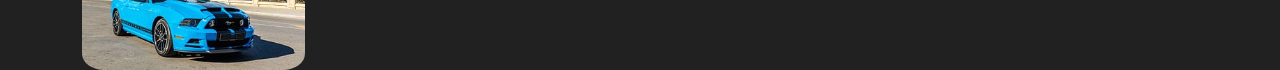
<file: mustang.html>
<!DOCTYPE html>
<html lang="es">
<head>
    <meta charset="UTF-8">
    <meta name="viewport" content="width=device-width, initial-scale=1.0">
    <title>Ford Mustang</title>
    <link href="bootstrap/css/bootstrap.min.css" rel="stylesheet">
    <link rel="stylesheet" href="css/style.css">
</head>
<body>
  
  <div class="offcanvas offcanvas-start text-bg-dark" id="demo">
    <div class="offcanvas-header">
      <h1 class="offcanvas-title"><img src="img/logo.jpg" alt="">Home</h1>
      <button type="button" class="btn-close btn-close-white" data-bs-dismiss="offcanvas"></button>
    </div>
    <div class="offcanvas-body">
      <a class="nav-link" href="index.html">Supra MK4</a>
      <hr>
      <a class="nav-link" href="challenger.html">Dodge Challenger</a>
      <hr>
      <a class="nav-link" href="mustang.html">Ford Mustang</a>
    </div>
  </div>

    <div class="container_fluid">

        <!-- Carousel -->
        <div id="demo" class="carousel slide" data-bs-ride="carousel">

            <!-- Indicators/dots -->
            <div class="carousel-indicators">
            <button type="button" data-bs-target="#demo" data-bs-slide-to="0" class="active"></button>
            <button type="button" data-bs-target="#demo" data-bs-slide-to="1"></button>
            <button type="button" data-bs-target="#demo" data-bs-slide-to="2"></button>
            <button type="button" data-bs-target="#demo" data-bs-slide-to="3"></button>
            <button type="button" data-bs-target="#demo" data-bs-slide-to="4"></button>
            </div>
            
            <!-- The slideshow/carousel -->
            <div class="carousel-inner">
            <div class="carousel-item active">
                <img src="img/mustang1.jpg" alt="Los Angeles" class="d-block" style="width:100%">
            </div>
            <div class="carousel-item">
                <img src="img/mustang2.jpg" alt="Chicago" class="d-block" style="width:100%">
            </div>
            <div class="carousel-item">
                <img src="img/mustang3.jpg" alt="New York" class="d-block" style="width:100%">
            </div>
            <div class="carousel-item">
              <img src="img/mustang4.jpg" alt="New York" class="d-block" style="width:100%">
            </div>
            <div class="carousel-item">
              <img src="img/mustang5.jpg" alt="New York" class="d-block" style="width:100%">
            </div>
            </div>
            
            <!-- Left and right controls/icons -->
            <button class="carousel-control-prev" type="button" data-bs-target="#demo" data-bs-slide="prev">
            <span class="carousel-control-prev-icon"></span>
            </button>
            <button class="carousel-control-next" type="button" data-bs-target="#demo" data-bs-slide="next">
            <span class="carousel-control-next-icon"></span>
            </button>
        </div>

        <!-- Fin Carousel -->
        <!-- Inicio Navbar -->

        <header>
          <nav class="navbar navbar-expand-sm">
              <div class="container-fluid">
                <a class="navbar-brand" href="index.html"><img src="img/logo.jpg" alt=""></a>
                <button class="navbar-toggler" type="button" data-bs-toggle="collapse" data-bs-target="#collapsibleNavbar">
                  <span class="navbar-toggler-icon"></span>
                </button>
                <div class="collapse navbar-collapse" id="collapsibleNavbar">
                  <ul class="navbar-nav">
                    <li class="nav-item">
                      <a class="nav-link" href="index.html">Supra MK4</a>
                    </li>
                    <li class="nav-item">
                      <a class="nav-link" href="challenger.html">Dodge Challenger</a>
                    </li>
                    <li class="nav-item">
                      <a class="nav-link" href="mustang.html">Ford Mustang</a>
                    </li>
                    <li class="nav-item">
                      <a class="nav-link" href="#modelos">Modelos</a>
                    </li>  
                  </ul>
                </div>
              </div>
            </nav>
        </header>

        <!-- Fin Navbar-->

        <!-- Inicio de card -->
        <div class="container mt-3">
          <h2>Motor</h2>
          <div class="card" style="width:400px">
            <img class="card-img-top" src="img/motormustang.jpg" alt="Card image" style="width:100%">
            <div class="card-body">
              <h4 class="card-title">Predator V8</h4>
              <p class="card-text">Conoce más sobre el motor...</p>
              <button type="button" class="btn btn-primary" data-bs-toggle="modal" data-bs-target="#myModal">
                Mas...
              </button>
          </div>
        </div>
          <br>
        <!-- Final card -->

        <!--Inicio Acordeon-->
        <div class="container-fluid">
          <h2>Información</h2>
          <p>El Ford Mustang es uno de los muscle cars más icónicos y queridos de todos los tiempos. Desde su debut en 1964, ha cautivado a entusiastas de los automóviles con su estilo agresivo y su potencia.</p>
          <div id="accordion">
            <div class="card">
              <div class="card-header">
                <a class="btn" data-bs-toggle="collapse" href="#collapseOne">
                  <h2>Diseño</h2>
                </a>
              </div>
              <div id="collapseOne" class="collapse show" data-bs-parent="#accordion">
                <div class="card-body">
                  <p>El Mustang se destaca por su diseño deportivo y aerodinámico. Con su característica parrilla delantera, capó largo y cola corta, el Mustang ha establecido un estándar de estilo en la industria automotriz.</p>
                </div>
              </div>
            </div>
            <div class="card">
              <div class="card-header">
                <a class="collapsed btn" data-bs-toggle="collapse" href="#collapseTwo">
                  <h2>Motor y Rendimiento</h2>
              </a>
              </div>
              <div id="collapseTwo" class="collapse" data-bs-parent="#accordion">
                <div class="card-body">
                  <p>El corazón del Ford Mustang es su motor V8, que proporciona un rendimiento excepcional. Desde los modelos básicos hasta las variantes Shelby GT500 con más de 700 caballos de fuerza, el Mustang ofrece una experiencia de conducción emocionante.</p>
                </div>
              </div>
            </div>
            <div class="card">
              <div class="card-header">
                <a class="collapsed btn" data-bs-toggle="collapse" href="#collapseThree">
                  <h2>Tecnología</h2>
                </a>
              </div>
              <div id="collapseThree" class="collapse" data-bs-parent="#accordion">
                <div class="card-body">
                  <p>A lo largo de los años, el Mustang ha incorporado tecnología de vanguardia, incluyendo sistemas de infoentretenimiento avanzados, asistencia a la conducción y suspensión ajustable que mejoran su manejo y comodidad.</p>
                </div>
              </div>
            </div>
            <div class="card">
              <div class="card-header">
                <a class="collapsed btn" data-bs-toggle="collapse" href="#collapseFour">
                  <h2>Legado</h2>
                </a>
              </div>
              <div id="collapseFour" class="collapse" data-bs-parent="#accordion">
                <div class="card-body">
                  <p>El Ford Mustang ha dejado una marca indeleble en la cultura automovilística y sigue siendo una de las opciones más deseadas para los entusiastas de los autos deportivos. Su legado se refleja en las generaciones actuales de Mustang que continúan su tradición de rendimiento y estilo.</p>
                </div>
              </div>
            </div>
            <div class="card">
              <div class="card-header">
                <a class="collapsed btn" data-bs-toggle="collapse" href="#collapseFive">
                  <h2>Conclusión</h2>
                </a>
              </div>
              <div id="collapseFive" class="collapse" data-bs-parent="#accordion">
                <div class="card-body">
                  <p>El Ford Mustang es una leyenda en el mundo de los automóviles. Su diseño icónico y su potencia lo convierten en un símbolo del poder y el rendimiento americano.</p>
                </div>
              </div>
            </div>
          </div>
        </div>
        <br>
        <!--Final Acordeon-->

        <!--Inicio Modal-->
        <div class="container mt-3">
        </div>
        <!-- The Modal -->
        <div class="modal" id="myModal">
          <div class="modal-dialog modal-fullscreen-xl-down">
            <div class="modal-content">
            
              <!-- Modal Header -->
              <div class="modal-header">
                <h4 class="modal-title">Motor</h4>
                <button type="button" class="btn-close" data-bs-dismiss="modal"></button>
              </div>
            
              <!-- Modal body -->
              <div class="modal-body">
                El motor del Ford Mustang Shelby GT500 es un potente V8 de 5.2 litros sobrealimentado, conocido como el Predator V8. Este motor genera una impresionante potencia de alrededor de 760 caballos de fuerza y 625 lb-pie de torque. Utiliza un sistema de sobrealimentación mediante un supercargador para ofrecer una entrega de potencia impresionante en una amplia gama de revoluciones. El Mustang Shelby GT500 generalmente se encuentra con una transmisión automática de doble embrague de 7 velocidades, lo que contribuye a un rendimiento excepcional en la pista. Con esta configuración, el Mustang Shelby GT500 puede acelerar de 0 a 60 mph en menos de 3.5 segundos y alcanzar velocidades máximas superiores a las 180 mph. Este motor es apreciado por su potencia y capacidad de rendimiento, lo que lo convierte en una de las opciones más emocionantes en la gama de Mustangs.
              </div>
            
              <!-- Modal footer -->
              <div class="modal-footer">
                <button type="button" class="btn btn-danger" data-bs-dismiss="modal">Close</button>
              </div>
            
            </div>
          </div>
        </div>
        <!--Fin Modal-->
        
        <!-- Inicio Scroll -->
        <a id="scroll-up" class="scroll-up" href="#">
          <svg viewBox="0 0 24 24" xmlns="http://www.w3.org/2000/svg">
            <path d="M0 0h24v24H0z" fill="none"></path>
            <path fill="rgba(255,255,255,1)" d="M11.9997 10.8284L7.04996 15.7782L5.63574 14.364L11.9997 8L18.3637 14.364L16.9495 15.7782L11.9997 10.8284Z">
            </path>
          </svg>
        </a>
        <!-- Final Scroll -->

        <!-- Inicio Botón -->

        <a style="--clr: #cc0000" class="button" type="button" data-bs-toggle="offcanvas" data-bs-target="#demo">
          <span class="button__icon-wrapper">
              <svg width="10" class="button__icon-svg" xmlns="http://www.w3.org/2000/svg" fill="none" viewBox="0 0 14 15">
                  <path fill="currentColor" d="M13.376 11.552l-.264-10.44-10.44-.24.024 2.28 6.96-.048L.2 12.56l1.488 1.488 9.432-9.432-.048 6.912 2.304.024z"></path>
              </svg>

              <svg class="button__icon-svg  button__icon-svg--copy" xmlns="http://www.w3.org/2000/svg" width="10" fill="none" viewBox="0 0 14 15">
                  <path fill="currentColor" d="M13.376 11.552l-.264-10.44-10.44-.24.024 2.28 6.96-.048L.2 12.56l1.488 1.488 9.432-9.432-.048 6.912 2.304.024z"></path>
              </svg>
          </span>
          Home
        </a>

        <!-- Final Botón -->
        <!-- Inicio Scrollspy -->
        <div class="modelos" id="modelos">
          <h2>Modelos a travez del tiempo</h2>
          <br>
          <p>Aquí te presento una breve descripción de algunos de los modelos más emblemáticos del Toyota Supra:</p>
          <br>
          <p><h6>Ford Mustang de primera generación (1964-1973):</h6> El Mustang original fue lanzado en 1964 como un automóvil deportivo compacto y asequible. Este modelo se convirtió rápidamente en un fenómeno cultural y estableció el segmento de los "pony cars". A lo largo de esta generación, el Mustang sufrió varias actualizaciones de diseño y mejoras en el rendimiento.</p>
          <img src="img/MustangG1.jpg" alt="" width="20%">
          <br>
          <p><h6>Ford Mustang de segunda generación (1974-1978):</h6> Durante esta generación, el Mustang se hizo más grande y pesado debido a las regulaciones de seguridad y emisiones. Se ofreció en una variedad de carrocerías, incluyendo coupé, fastback y convertible.</p>
          <img src="img/MustangG2.jpg" alt="" width="20%">
          <br>
          <p><h6>Ford Mustang de tercera generación (1979-1993):</h6> El Mustang de tercera generación se presentó en 1979 y marcó un regreso a un diseño más deportivo y ágil. Fue durante esta generación que se introdujo el icónico Ford Mustang GT y el motor de alto rendimiento 5.0 litros V8.</p>
          <img src="img/MustangG3.jpg" alt="" width="20%">
          <br>
          <p><h6>Ford Mustang de cuarta generación (1994-2004):</h6> Esta generación continuó con la tradición del Mustang de ofrecer un rendimiento emocionante. En 1996, se presentó el Mustang SVT Cobra, que era una variante de alto rendimiento.</p>
          <img src="img/MustangG4.jpg" alt="" width="20%">
          <br>
          <p><h6>Ford Mustang de quinta generación (2005-2014):</h6>  El Mustang de quinta generación presentó un diseño retro inspirado en los modelos clásicos de la década de 1960. También introdujo el motor V6 de 4.0 litros y el potente V8 de 5.0 litros.</p>
          <img src="img/MustangG5.jpg" alt="" width="20%">
          <br>
        </div>
        <!-- Fin Scrollspy -->
      </div>      
      <script src="bootstrap/js/bootstrap.bundle.min.js"></script>
</body>
</html>
</file>
<file: css/style.css>
body{
    background-color: #212121;
    color: whitesmoke;
    position: relative;
}
header{
    color: whitesmoke;
    width: 100%;
}
header div a img{
    width: 60px;
}
.offcanvas-title img{
    width: 100px;
}
.nav-link{
    color: whitesmoke;
}
.nav-link:hover{
    color: red;
}
.navbar{
    background-color: #212529;
}
.accordion{
    background-color: #212529;
}
.modal{
    color: #212121;
}
.card{
    background-color: #212529;
    color: whitesmoke;
}
.card-header h2{
    color: whitesmoke;
}
.navbar-toggler{
    background-color: #757575;
}
.button {
    position: fixed;
    bottom: 20px;
    right: 20px;
    line-height: 1;
    text-decoration: none;
    display: inline-flex;
    align-items: center;
    gap: .75rem;
    background-color: var(--clr);
    color: #fff;
    border-radius: 10rem;
    font-weight: 600;
    padding: .75rem 1.5rem;
    padding-left: 20px;
    white-space: nowrap;
    float: right;
    overflow: hidden;
    text-overflow: ellipsis;
    transition: background-color .3s;
  }
  
  .button__icon-wrapper {
    flex-shrink: 0;
    width: 25px;
    height: 25px;
    position: relative;
    color: var(--clr);
    background-color: #fff;
    border-radius: 50%;
    display: grid;
    place-items: center;
    overflow: hidden;
  }
  
  .button:hover {
    background-color: #000;
  }
  
  .button:hover .button__icon-wrapper {
    color: #000;
  }
  
  .button__icon-svg--copy {
    position: absolute;
    transform: translate(-150%, 150%);
  }
  
  .button:hover .button__icon-svg:first-child {
    transition: transform .3s ease-in-out;
    transform: translate(150%, -150%);
  }
  
  .button:hover .button__icon-svg--copy {
    transition: transform .3s ease-in-out .1s;
    transform: translate(0);
  }
  /* <reset-style> ============================ */
a {
    text-decoration: none;
  }
  /* <main-style> ============================ */
  .scroll-up {
    position: fixed;
    bottom: 80px;
    right: 25px;
    z-index: 10;
    width: 32px;
    height: 32px;
    border-radius: 100px;
    background-color: #cc0000;
    backdrop-filter: saturate(180%) blur(20px);
    -webkit-backdrop-filter: saturate(180%) blur(20px);
    display: flex;
    align-items: center;
    justify-content: center;
    overflow: hidden;
    transition: bottom .4s, transform .4s;
  }
  
  .scroll-up:hover {
    transform: translateY(-.25rem);
  }
  
  /* Show scroll-up */
  ._show-scroll {
    bottom: 3rem;
  }
  
  @media (max-width: 1199.98px) {
    .scroll-up {
      right: 1rem;
    }
  }
  .modelos img{
    border-style: hidden;
    border-radius: 10%;
  }
</file>
